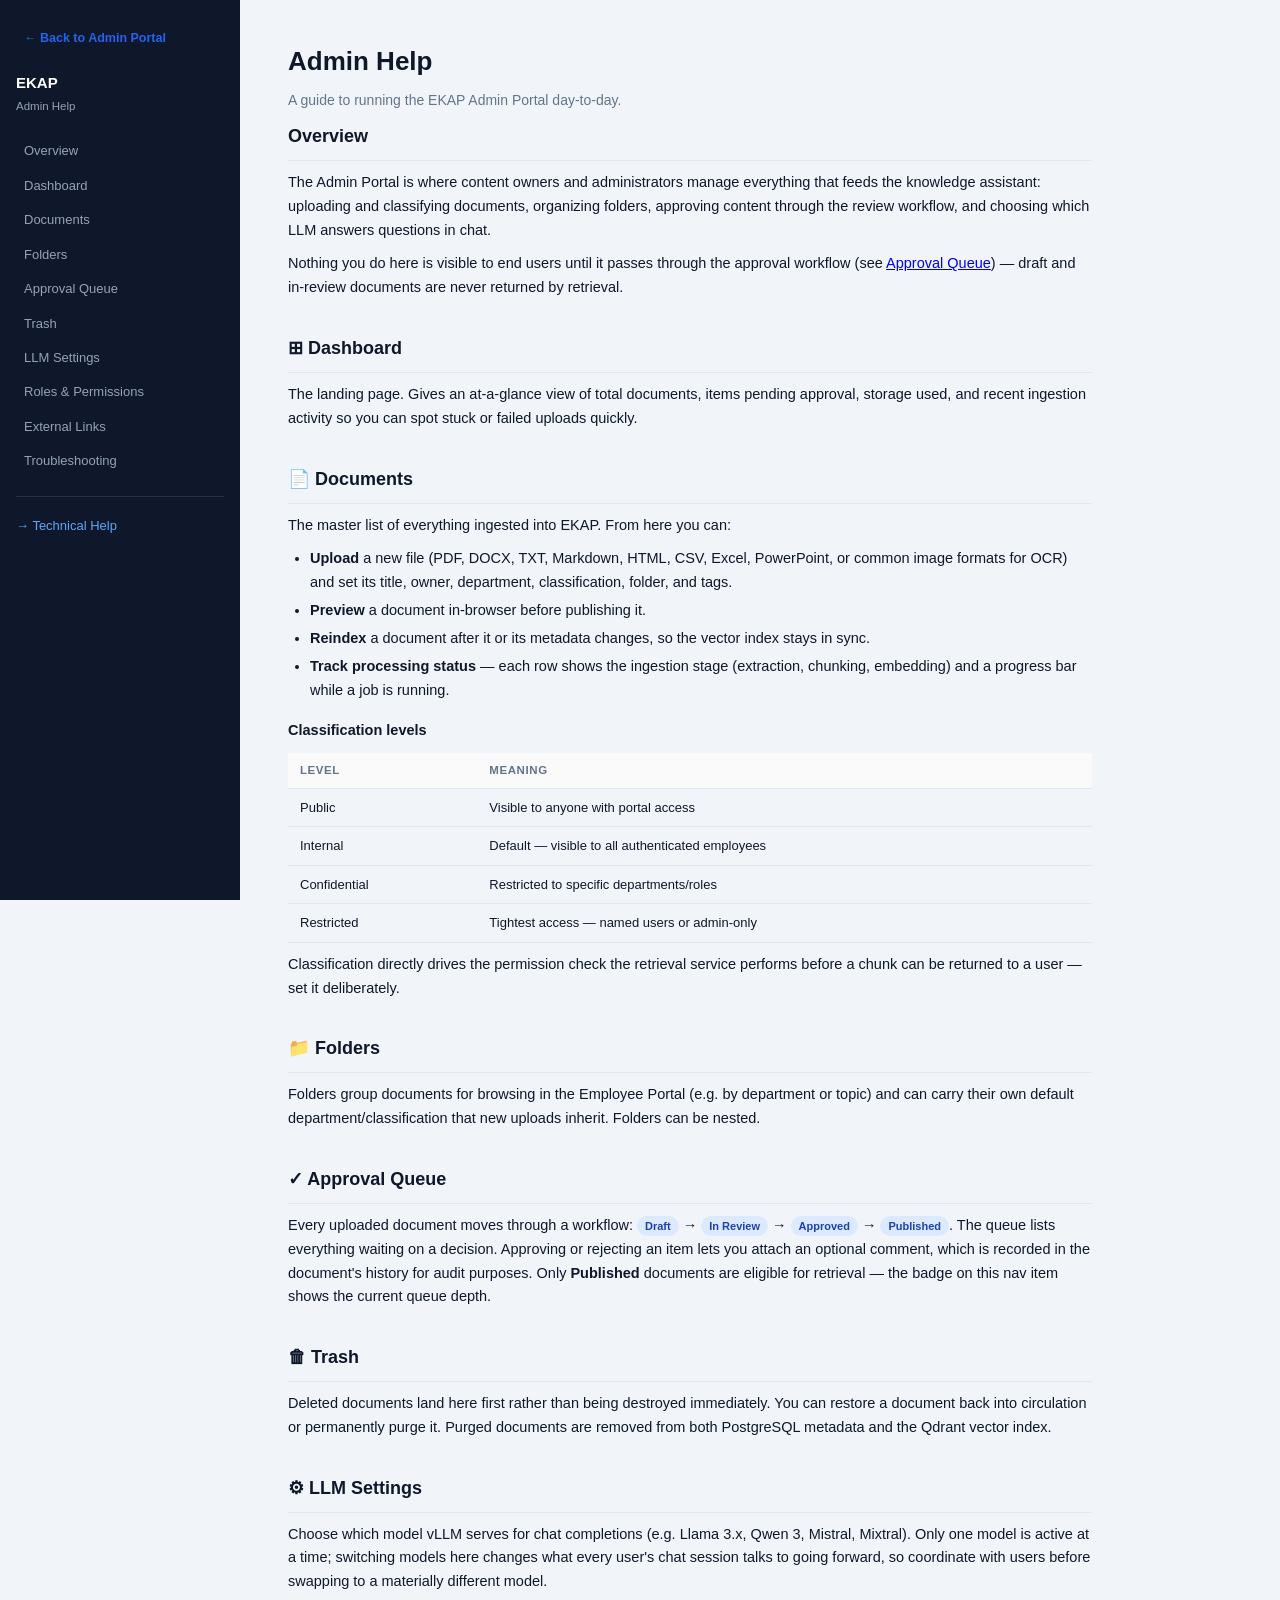
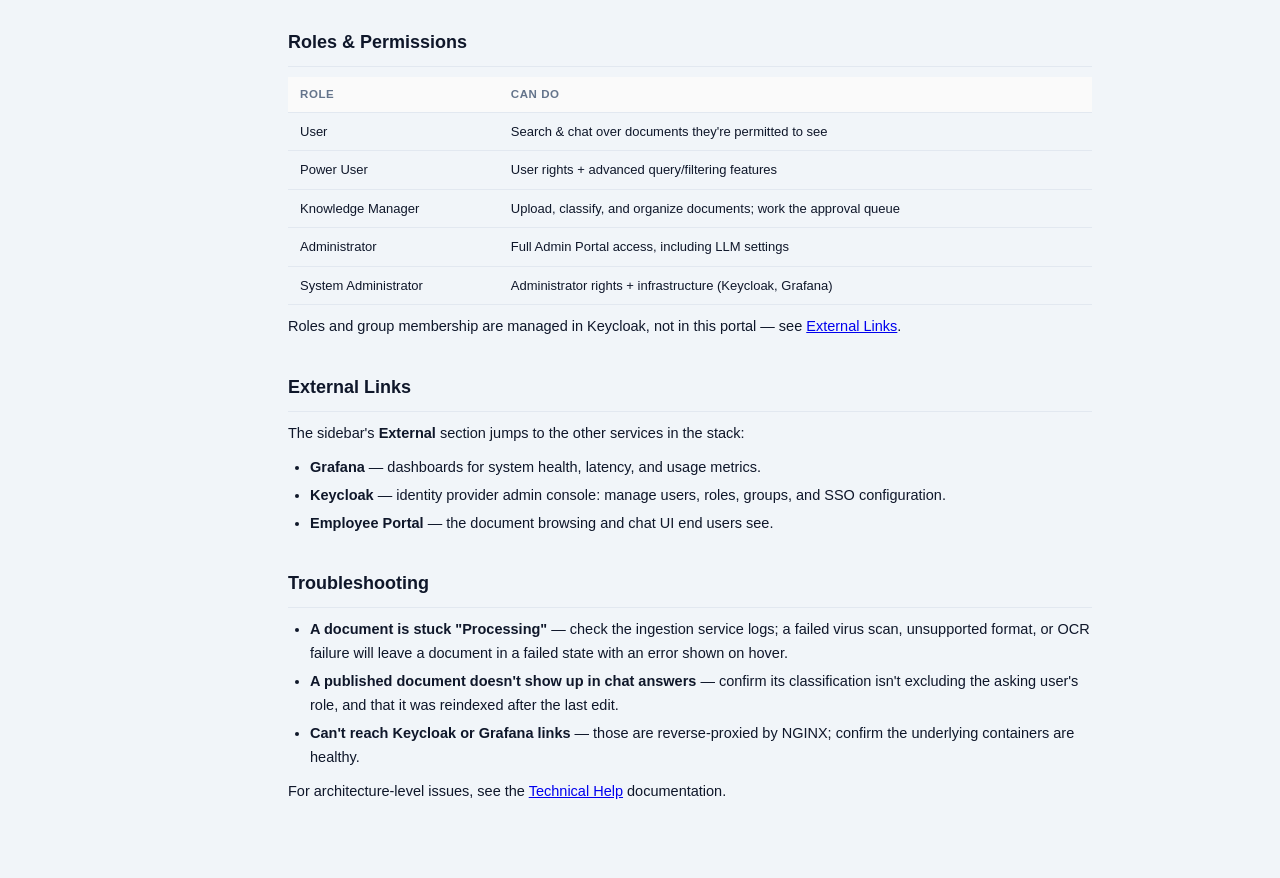
<file: admin-ui/docs/admin-help.html>
<!DOCTYPE html>
<html lang="en">
<head>
<meta charset="UTF-8">
<meta name="viewport" content="width=device-width, initial-scale=1.0">
<title>EKAP — Admin Help</title>
<link rel="stylesheet" href="docs.css">
</head>
<body>
<div class="doc-app">
  <aside class="doc-toc">
    <a class="toc-back" href="../index.html">← Back to Admin Portal</a>
    <div class="doc-toc-brand">EKAP</div>
    <div class="doc-toc-sub">Admin Help</div>
    <a href="#overview">Overview</a>
    <a href="#dashboard">Dashboard</a>
    <a href="#documents">Documents</a>
    <a href="#folders">Folders</a>
    <a href="#queue">Approval Queue</a>
    <a href="#trash">Trash</a>
    <a href="#llm-settings">LLM Settings</a>
    <a href="#roles">Roles &amp; Permissions</a>
    <a href="#external">External Links</a>
    <a href="#troubleshooting">Troubleshooting</a>
    <div class="toc-switch">
      <a href="technical-help.html">→ Technical Help</a>
    </div>
  </aside>

  <main class="doc-main">
    <h1>Admin Help</h1>
    <p class="doc-tagline">A guide to running the EKAP Admin Portal day-to-day.</p>

    <section id="overview">
      <h2>Overview</h2>
      <p>The Admin Portal is where content owners and administrators manage everything that
      feeds the knowledge assistant: uploading and classifying documents, organizing folders,
      approving content through the review workflow, and choosing which LLM answers questions
      in chat.</p>
      <p>Nothing you do here is visible to end users until it passes through the approval
      workflow (see <a href="#queue">Approval Queue</a>) — draft and in-review documents are
      never returned by retrieval.</p>
    </section>

    <section id="dashboard">
      <h2>⊞ Dashboard</h2>
      <p>The landing page. Gives an at-a-glance view of total documents, items pending
      approval, storage used, and recent ingestion activity so you can spot stuck or failed
      uploads quickly.</p>
    </section>

    <section id="documents">
      <h2>📄 Documents</h2>
      <p>The master list of everything ingested into EKAP. From here you can:</p>
      <ul>
        <li><strong>Upload</strong> a new file (PDF, DOCX, TXT, Markdown, HTML, CSV, Excel,
        PowerPoint, or common image formats for OCR) and set its title, owner, department,
        classification, folder, and tags.</li>
        <li><strong>Preview</strong> a document in-browser before publishing it.</li>
        <li><strong>Reindex</strong> a document after it or its metadata changes, so the vector
        index stays in sync.</li>
        <li><strong>Track processing status</strong> — each row shows the ingestion stage
        (extraction, chunking, embedding) and a progress bar while a job is running.</li>
      </ul>
      <h3>Classification levels</h3>
      <table class="doc-table">
        <tr><th>Level</th><th>Meaning</th></tr>
        <tr><td>Public</td><td>Visible to anyone with portal access</td></tr>
        <tr><td>Internal</td><td>Default — visible to all authenticated employees</td></tr>
        <tr><td>Confidential</td><td>Restricted to specific departments/roles</td></tr>
        <tr><td>Restricted</td><td>Tightest access — named users or admin-only</td></tr>
      </table>
      <p>Classification directly drives the permission check the retrieval service performs
      before a chunk can be returned to a user — set it deliberately.</p>
    </section>

    <section id="folders">
      <h2>📁 Folders</h2>
      <p>Folders group documents for browsing in the Employee Portal (e.g. by department or
      topic) and can carry their own default department/classification that new uploads
      inherit. Folders can be nested.</p>
    </section>

    <section id="queue">
      <h2>✓ Approval Queue</h2>
      <p>Every uploaded document moves through a workflow: <span class="doc-badge">Draft</span>
      → <span class="doc-badge">In Review</span> → <span class="doc-badge">Approved</span> →
      <span class="doc-badge">Published</span>. The queue lists everything waiting on a
      decision. Approving or rejecting an item lets you attach an optional comment, which is
      recorded in the document's history for audit purposes. Only <strong>Published</strong>
      documents are eligible for retrieval — the badge on this nav item shows the current queue
      depth.</p>
    </section>

    <section id="trash">
      <h2>🗑 Trash</h2>
      <p>Deleted documents land here first rather than being destroyed immediately. You can
      restore a document back into circulation or permanently purge it. Purged documents are
      removed from both PostgreSQL metadata and the Qdrant vector index.</p>
    </section>

    <section id="llm-settings">
      <h2>⚙ LLM Settings</h2>
      <p>Choose which model vLLM serves for chat completions (e.g. Llama 3.x, Qwen 3, Mistral,
      Mixtral). Only one model is active at a time; switching models here changes what every
      user's chat session talks to going forward, so coordinate with users before swapping to a
      materially different model.</p>
    </section>

    <section id="roles">
      <h2>Roles &amp; Permissions</h2>
      <table class="doc-table">
        <tr><th>Role</th><th>Can do</th></tr>
        <tr><td>User</td><td>Search &amp; chat over documents they're permitted to see</td></tr>
        <tr><td>Power User</td><td>User rights + advanced query/filtering features</td></tr>
        <tr><td>Knowledge Manager</td><td>Upload, classify, and organize documents; work the approval queue</td></tr>
        <tr><td>Administrator</td><td>Full Admin Portal access, including LLM settings</td></tr>
        <tr><td>System Administrator</td><td>Administrator rights + infrastructure (Keycloak, Grafana)</td></tr>
      </table>
      <p>Roles and group membership are managed in Keycloak, not in this portal — see
      <a href="#external">External Links</a>.</p>
    </section>

    <section id="external">
      <h2>External Links</h2>
      <p>The sidebar's <strong>External</strong> section jumps to the other services in the
      stack:</p>
      <ul>
        <li><strong>Grafana</strong> — dashboards for system health, latency, and usage
        metrics.</li>
        <li><strong>Keycloak</strong> — identity provider admin console: manage users, roles,
        groups, and SSO configuration.</li>
        <li><strong>Employee Portal</strong> — the document browsing and chat UI end users see.</li>
      </ul>
    </section>

    <section id="troubleshooting">
      <h2>Troubleshooting</h2>
      <ul>
        <li><strong>A document is stuck "Processing"</strong> — check the ingestion service
        logs; a failed virus scan, unsupported format, or OCR failure will leave a document in
        a failed state with an error shown on hover.</li>
        <li><strong>A published document doesn't show up in chat answers</strong> — confirm its
        classification isn't excluding the asking user's role, and that it was reindexed after
        the last edit.</li>
        <li><strong>Can't reach Keycloak or Grafana links</strong> — those are reverse-proxied
        by NGINX; confirm the underlying containers are healthy.</li>
      </ul>
      <p>For architecture-level issues, see the <a href="technical-help.html">Technical
      Help</a> documentation.</p>
    </section>
  </main>
</div>
</body>
</html>
</file>
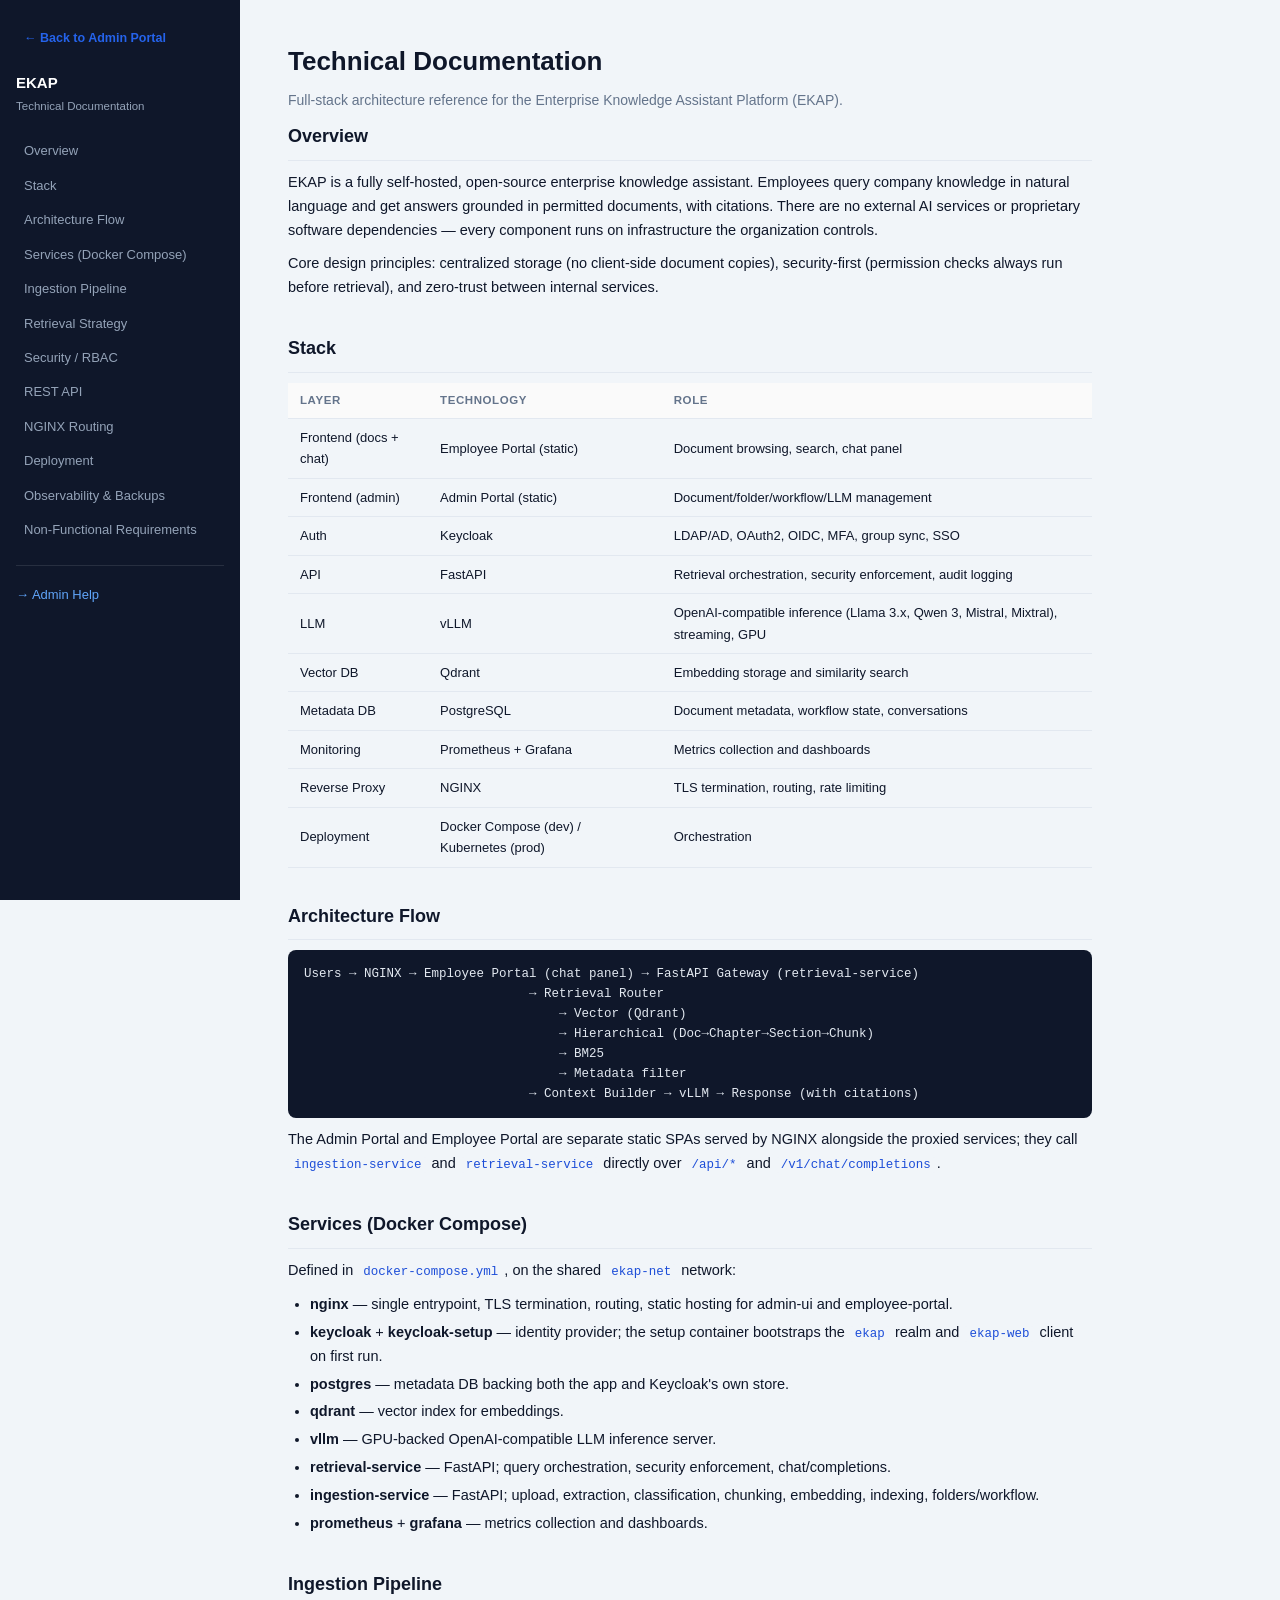
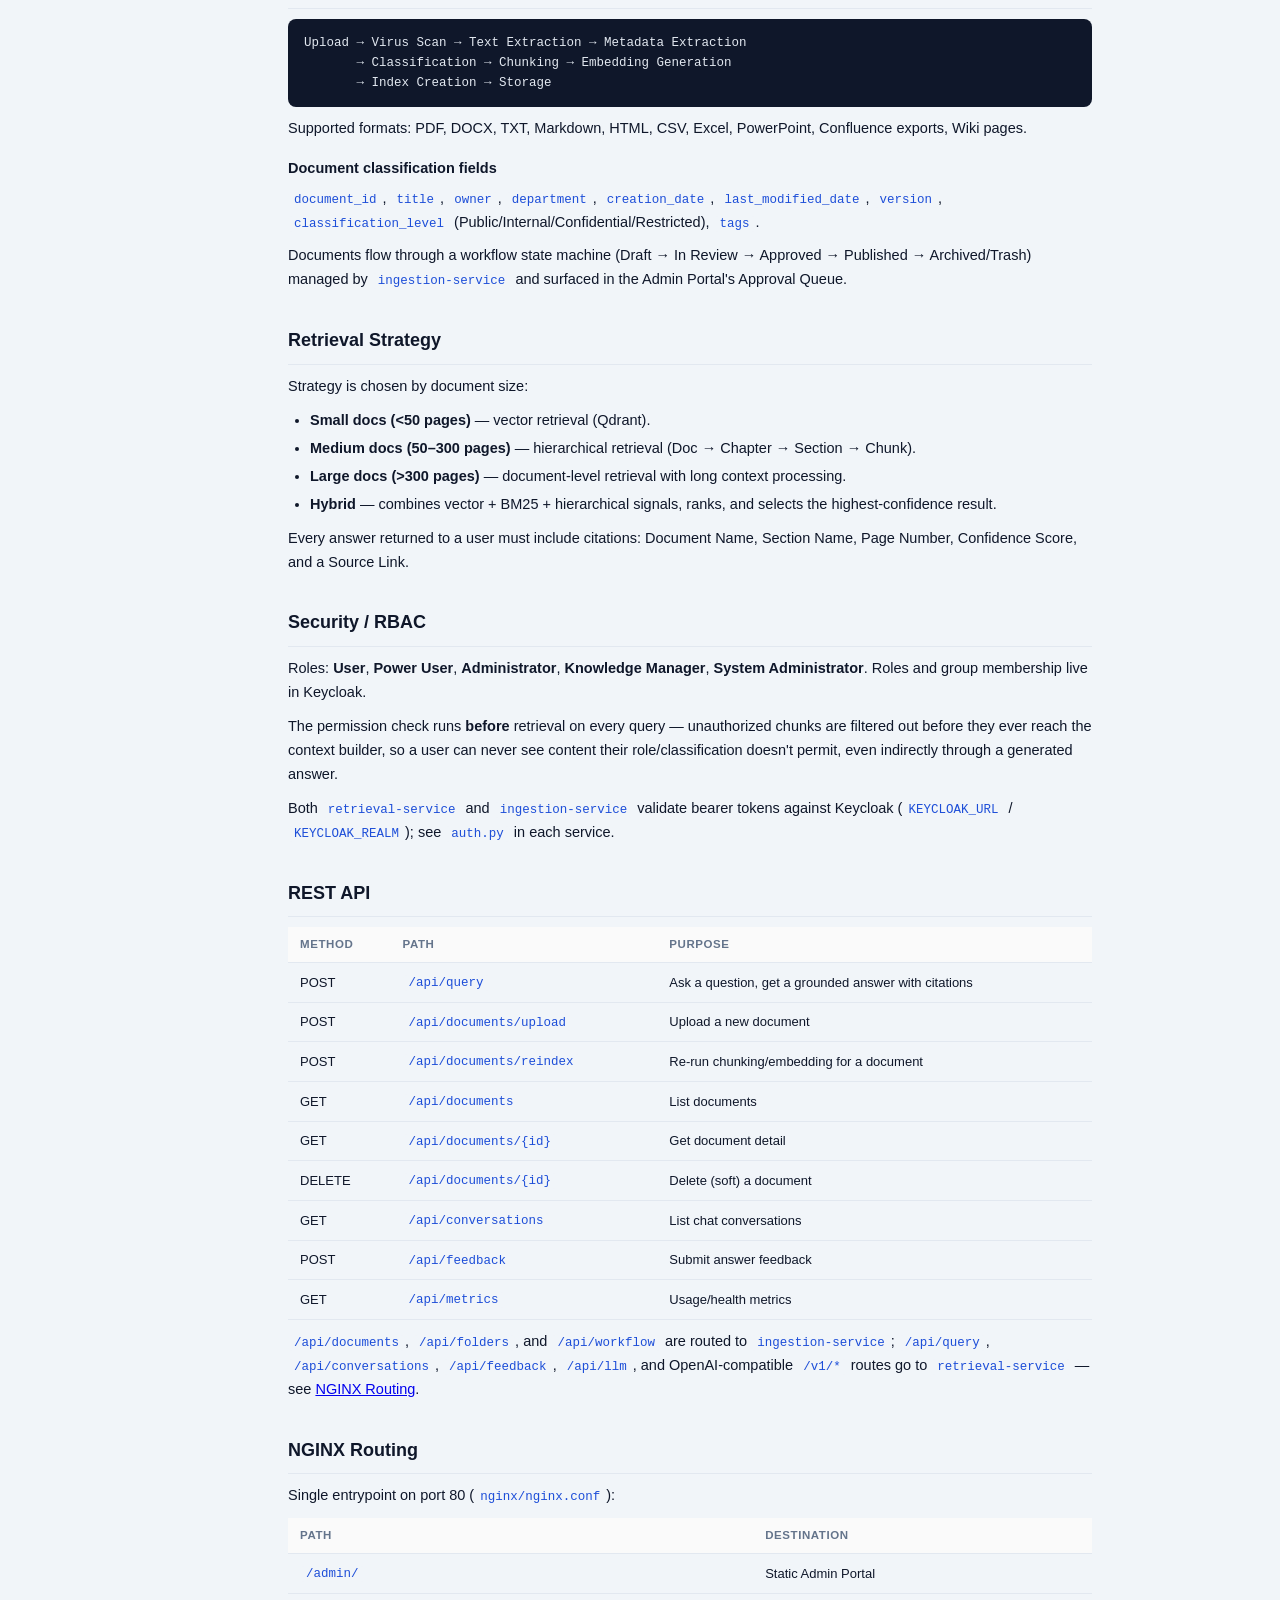
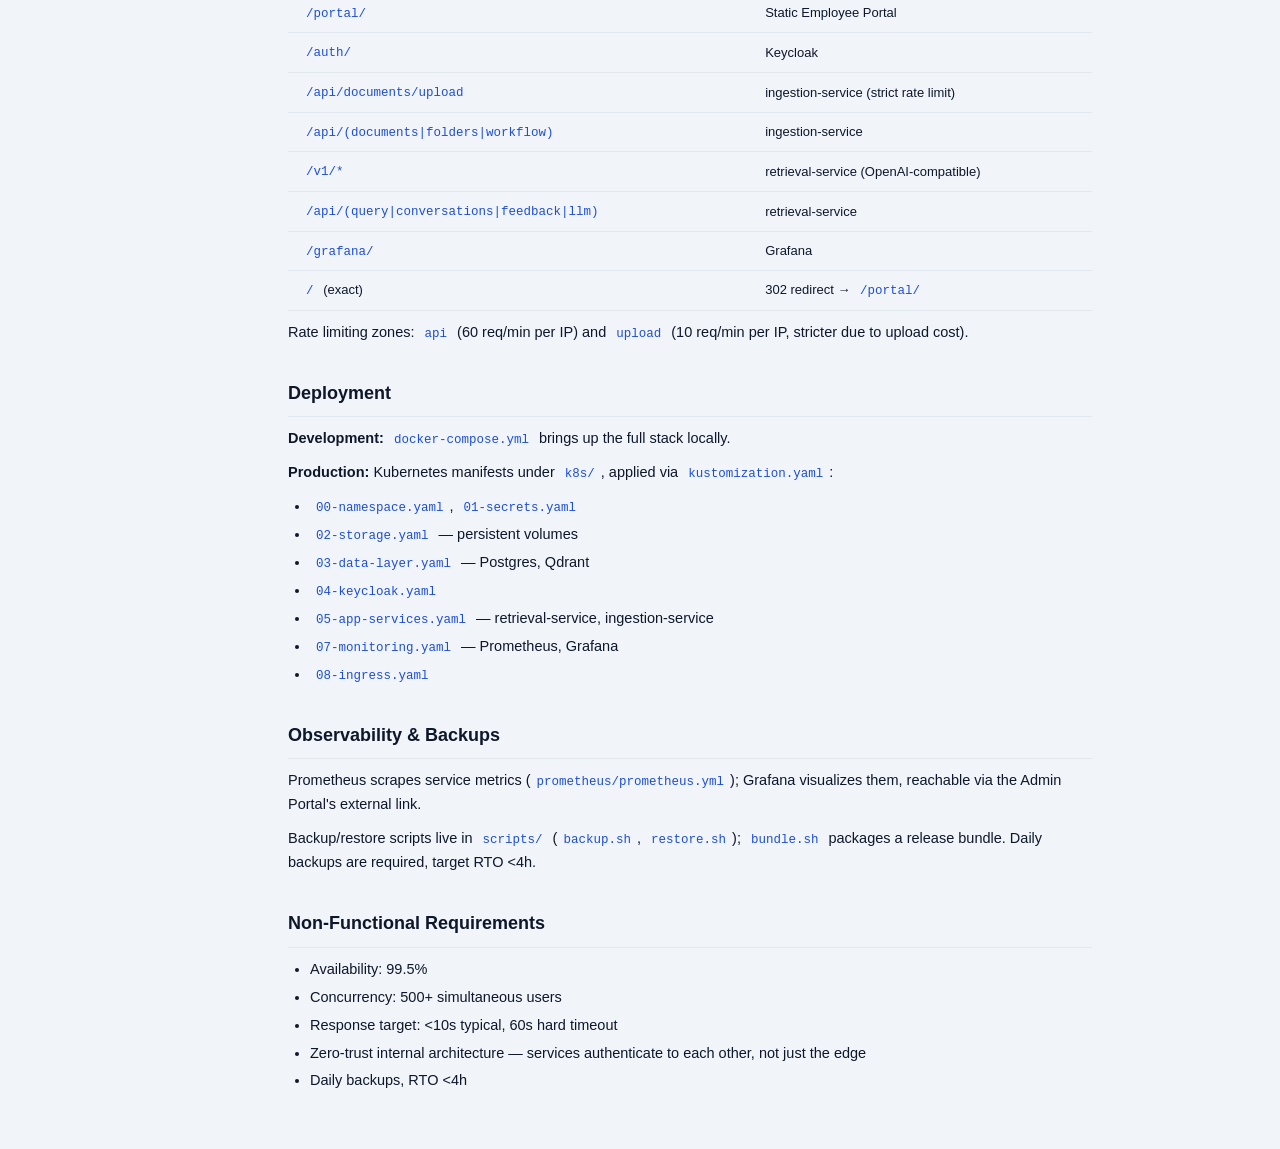
<file: admin-ui/docs/technical-help.html>
<!DOCTYPE html>
<html lang="en">
<head>
<meta charset="UTF-8">
<meta name="viewport" content="width=device-width, initial-scale=1.0">
<title>EKAP — Technical Documentation</title>
<link rel="stylesheet" href="docs.css">
</head>
<body>
<div class="doc-app">
  <aside class="doc-toc">
    <a class="toc-back" href="../index.html">← Back to Admin Portal</a>
    <div class="doc-toc-brand">EKAP</div>
    <div class="doc-toc-sub">Technical Documentation</div>
    <a href="#overview">Overview</a>
    <a href="#stack">Stack</a>
    <a href="#architecture">Architecture Flow</a>
    <a href="#services">Services (Docker Compose)</a>
    <a href="#ingestion">Ingestion Pipeline</a>
    <a href="#retrieval">Retrieval Strategy</a>
    <a href="#security">Security / RBAC</a>
    <a href="#api">REST API</a>
    <a href="#routing">NGINX Routing</a>
    <a href="#deployment">Deployment</a>
    <a href="#observability">Observability &amp; Backups</a>
    <a href="#nfr">Non-Functional Requirements</a>
    <div class="toc-switch">
      <a href="admin-help.html">→ Admin Help</a>
    </div>
  </aside>

  <main class="doc-main">
    <h1>Technical Documentation</h1>
    <p class="doc-tagline">Full-stack architecture reference for the Enterprise Knowledge
    Assistant Platform (EKAP).</p>

    <section id="overview">
      <h2>Overview</h2>
      <p>EKAP is a fully self-hosted, open-source enterprise knowledge assistant. Employees
      query company knowledge in natural language and get answers grounded in permitted
      documents, with citations. There are no external AI services or proprietary software
      dependencies — every component runs on infrastructure the organization controls.</p>
      <p>Core design principles: centralized storage (no client-side document copies),
      security-first (permission checks always run before retrieval), and zero-trust between
      internal services.</p>
    </section>

    <section id="stack">
      <h2>Stack</h2>
      <table class="doc-table">
        <tr><th>Layer</th><th>Technology</th><th>Role</th></tr>
        <tr><td>Frontend (docs + chat)</td><td>Employee Portal (static)</td><td>Document browsing, search, chat panel</td></tr>
        <tr><td>Frontend (admin)</td><td>Admin Portal (static)</td><td>Document/folder/workflow/LLM management</td></tr>
        <tr><td>Auth</td><td>Keycloak</td><td>LDAP/AD, OAuth2, OIDC, MFA, group sync, SSO</td></tr>
        <tr><td>API</td><td>FastAPI</td><td>Retrieval orchestration, security enforcement, audit logging</td></tr>
        <tr><td>LLM</td><td>vLLM</td><td>OpenAI-compatible inference (Llama 3.x, Qwen 3, Mistral, Mixtral), streaming, GPU</td></tr>
        <tr><td>Vector DB</td><td>Qdrant</td><td>Embedding storage and similarity search</td></tr>
        <tr><td>Metadata DB</td><td>PostgreSQL</td><td>Document metadata, workflow state, conversations</td></tr>
        <tr><td>Monitoring</td><td>Prometheus + Grafana</td><td>Metrics collection and dashboards</td></tr>
        <tr><td>Reverse Proxy</td><td>NGINX</td><td>TLS termination, routing, rate limiting</td></tr>
        <tr><td>Deployment</td><td>Docker Compose (dev) / Kubernetes (prod)</td><td>Orchestration</td></tr>
      </table>
    </section>

    <section id="architecture">
      <h2>Architecture Flow</h2>
      <pre><code>Users → NGINX → Employee Portal (chat panel) → FastAPI Gateway (retrieval-service)
                              → Retrieval Router
                                  → Vector (Qdrant)
                                  → Hierarchical (Doc→Chapter→Section→Chunk)
                                  → BM25
                                  → Metadata filter
                              → Context Builder → vLLM → Response (with citations)</code></pre>
      <p>The Admin Portal and Employee Portal are separate static SPAs served by NGINX
      alongside the proxied services; they call <code>ingestion-service</code> and
      <code>retrieval-service</code> directly over <code>/api/*</code> and
      <code>/v1/chat/completions</code>.</p>
    </section>

    <section id="services">
      <h2>Services (Docker Compose)</h2>
      <p>Defined in <code>docker-compose.yml</code>, on the shared <code>ekap-net</code> network:</p>
      <ul>
        <li><strong>nginx</strong> — single entrypoint, TLS termination, routing, static hosting for admin-ui and employee-portal.</li>
        <li><strong>keycloak</strong> + <strong>keycloak-setup</strong> — identity provider; the setup container bootstraps the <code>ekap</code> realm and <code>ekap-web</code> client on first run.</li>
        <li><strong>postgres</strong> — metadata DB backing both the app and Keycloak's own store.</li>
        <li><strong>qdrant</strong> — vector index for embeddings.</li>
        <li><strong>vllm</strong> — GPU-backed OpenAI-compatible LLM inference server.</li>
        <li><strong>retrieval-service</strong> — FastAPI; query orchestration, security enforcement, chat/completions.</li>
        <li><strong>ingestion-service</strong> — FastAPI; upload, extraction, classification, chunking, embedding, indexing, folders/workflow.</li>
        <li><strong>prometheus</strong> + <strong>grafana</strong> — metrics collection and dashboards.</li>
      </ul>
    </section>

    <section id="ingestion">
      <h2>Ingestion Pipeline</h2>
      <pre><code>Upload → Virus Scan → Text Extraction → Metadata Extraction
       → Classification → Chunking → Embedding Generation
       → Index Creation → Storage</code></pre>
      <p>Supported formats: PDF, DOCX, TXT, Markdown, HTML, CSV, Excel, PowerPoint, Confluence
      exports, Wiki pages.</p>
      <h3>Document classification fields</h3>
      <p><code>document_id</code>, <code>title</code>, <code>owner</code>,
      <code>department</code>, <code>creation_date</code>, <code>last_modified_date</code>,
      <code>version</code>, <code>classification_level</code>
      (Public/Internal/Confidential/Restricted), <code>tags</code>.</p>
      <p>Documents flow through a workflow state machine (Draft → In Review → Approved →
      Published → Archived/Trash) managed by <code>ingestion-service</code> and surfaced in the
      Admin Portal's Approval Queue.</p>
    </section>

    <section id="retrieval">
      <h2>Retrieval Strategy</h2>
      <p>Strategy is chosen by document size:</p>
      <ul>
        <li><strong>Small docs (&lt;50 pages)</strong> — vector retrieval (Qdrant).</li>
        <li><strong>Medium docs (50–300 pages)</strong> — hierarchical retrieval
        (Doc → Chapter → Section → Chunk).</li>
        <li><strong>Large docs (&gt;300 pages)</strong> — document-level retrieval with long
        context processing.</li>
        <li><strong>Hybrid</strong> — combines vector + BM25 + hierarchical signals, ranks, and
        selects the highest-confidence result.</li>
      </ul>
      <p>Every answer returned to a user must include citations: Document Name, Section Name,
      Page Number, Confidence Score, and a Source Link.</p>
    </section>

    <section id="security">
      <h2>Security / RBAC</h2>
      <p>Roles: <strong>User</strong>, <strong>Power User</strong>,
      <strong>Administrator</strong>, <strong>Knowledge Manager</strong>,
      <strong>System Administrator</strong>. Roles and group membership live in Keycloak.</p>
      <p>The permission check runs <strong>before</strong> retrieval on every query —
      unauthorized chunks are filtered out before they ever reach the context builder, so a
      user can never see content their role/classification doesn't permit, even indirectly
      through a generated answer.</p>
      <p>Both <code>retrieval-service</code> and <code>ingestion-service</code> validate
      bearer tokens against Keycloak (<code>KEYCLOAK_URL</code> /
      <code>KEYCLOAK_REALM</code>); see <code>auth.py</code> in each service.</p>
    </section>

    <section id="api">
      <h2>REST API</h2>
      <table class="doc-table">
        <tr><th>Method</th><th>Path</th><th>Purpose</th></tr>
        <tr><td>POST</td><td><code>/api/query</code></td><td>Ask a question, get a grounded answer with citations</td></tr>
        <tr><td>POST</td><td><code>/api/documents/upload</code></td><td>Upload a new document</td></tr>
        <tr><td>POST</td><td><code>/api/documents/reindex</code></td><td>Re-run chunking/embedding for a document</td></tr>
        <tr><td>GET</td><td><code>/api/documents</code></td><td>List documents</td></tr>
        <tr><td>GET</td><td><code>/api/documents/{id}</code></td><td>Get document detail</td></tr>
        <tr><td>DELETE</td><td><code>/api/documents/{id}</code></td><td>Delete (soft) a document</td></tr>
        <tr><td>GET</td><td><code>/api/conversations</code></td><td>List chat conversations</td></tr>
        <tr><td>POST</td><td><code>/api/feedback</code></td><td>Submit answer feedback</td></tr>
        <tr><td>GET</td><td><code>/api/metrics</code></td><td>Usage/health metrics</td></tr>
      </table>
      <p><code>/api/documents</code>, <code>/api/folders</code>, and
      <code>/api/workflow</code> are routed to <code>ingestion-service</code>;
      <code>/api/query</code>, <code>/api/conversations</code>, <code>/api/feedback</code>,
      <code>/api/llm</code>, and OpenAI-compatible <code>/v1/*</code> routes go to
      <code>retrieval-service</code> — see <a href="#routing">NGINX Routing</a>.</p>
    </section>

    <section id="routing">
      <h2>NGINX Routing</h2>
      <p>Single entrypoint on port 80 (<code>nginx/nginx.conf</code>):</p>
      <table class="doc-table">
        <tr><th>Path</th><th>Destination</th></tr>
        <tr><td><code>/admin/</code></td><td>Static Admin Portal</td></tr>
        <tr><td><code>/portal/</code></td><td>Static Employee Portal</td></tr>
        <tr><td><code>/auth/</code></td><td>Keycloak</td></tr>
        <tr><td><code>/api/documents/upload</code></td><td>ingestion-service (strict rate limit)</td></tr>
        <tr><td><code>/api/(documents|folders|workflow)</code></td><td>ingestion-service</td></tr>
        <tr><td><code>/v1/*</code></td><td>retrieval-service (OpenAI-compatible)</td></tr>
        <tr><td><code>/api/(query|conversations|feedback|llm)</code></td><td>retrieval-service</td></tr>
        <tr><td><code>/grafana/</code></td><td>Grafana</td></tr>
        <tr><td><code>/</code> (exact)</td><td>302 redirect → <code>/portal/</code></td></tr>
      </table>
      <p>Rate limiting zones: <code>api</code> (60 req/min per IP) and <code>upload</code>
      (10 req/min per IP, stricter due to upload cost).</p>
    </section>

    <section id="deployment">
      <h2>Deployment</h2>
      <p><strong>Development:</strong> <code>docker-compose.yml</code> brings up the full
      stack locally.</p>
      <p><strong>Production:</strong> Kubernetes manifests under <code>k8s/</code>, applied via
      <code>kustomization.yaml</code>:</p>
      <ul>
        <li><code>00-namespace.yaml</code>, <code>01-secrets.yaml</code></li>
        <li><code>02-storage.yaml</code> — persistent volumes</li>
        <li><code>03-data-layer.yaml</code> — Postgres, Qdrant</li>
        <li><code>04-keycloak.yaml</code></li>
        <li><code>05-app-services.yaml</code> — retrieval-service, ingestion-service</li>
        <li><code>07-monitoring.yaml</code> — Prometheus, Grafana</li>
        <li><code>08-ingress.yaml</code></li>
      </ul>
    </section>

    <section id="observability">
      <h2>Observability &amp; Backups</h2>
      <p>Prometheus scrapes service metrics (<code>prometheus/prometheus.yml</code>); Grafana
      visualizes them, reachable via the Admin Portal's external link.</p>
      <p>Backup/restore scripts live in <code>scripts/</code>
      (<code>backup.sh</code>, <code>restore.sh</code>); <code>bundle.sh</code> packages a
      release bundle. Daily backups are required, target RTO &lt;4h.</p>
    </section>

    <section id="nfr">
      <h2>Non-Functional Requirements</h2>
      <ul>
        <li>Availability: 99.5%</li>
        <li>Concurrency: 500+ simultaneous users</li>
        <li>Response target: &lt;10s typical, 60s hard timeout</li>
        <li>Zero-trust internal architecture — services authenticate to each other, not just
        the edge</li>
        <li>Daily backups, RTO &lt;4h</li>
      </ul>
    </section>
  </main>
</div>
</body>
</html>
</file>
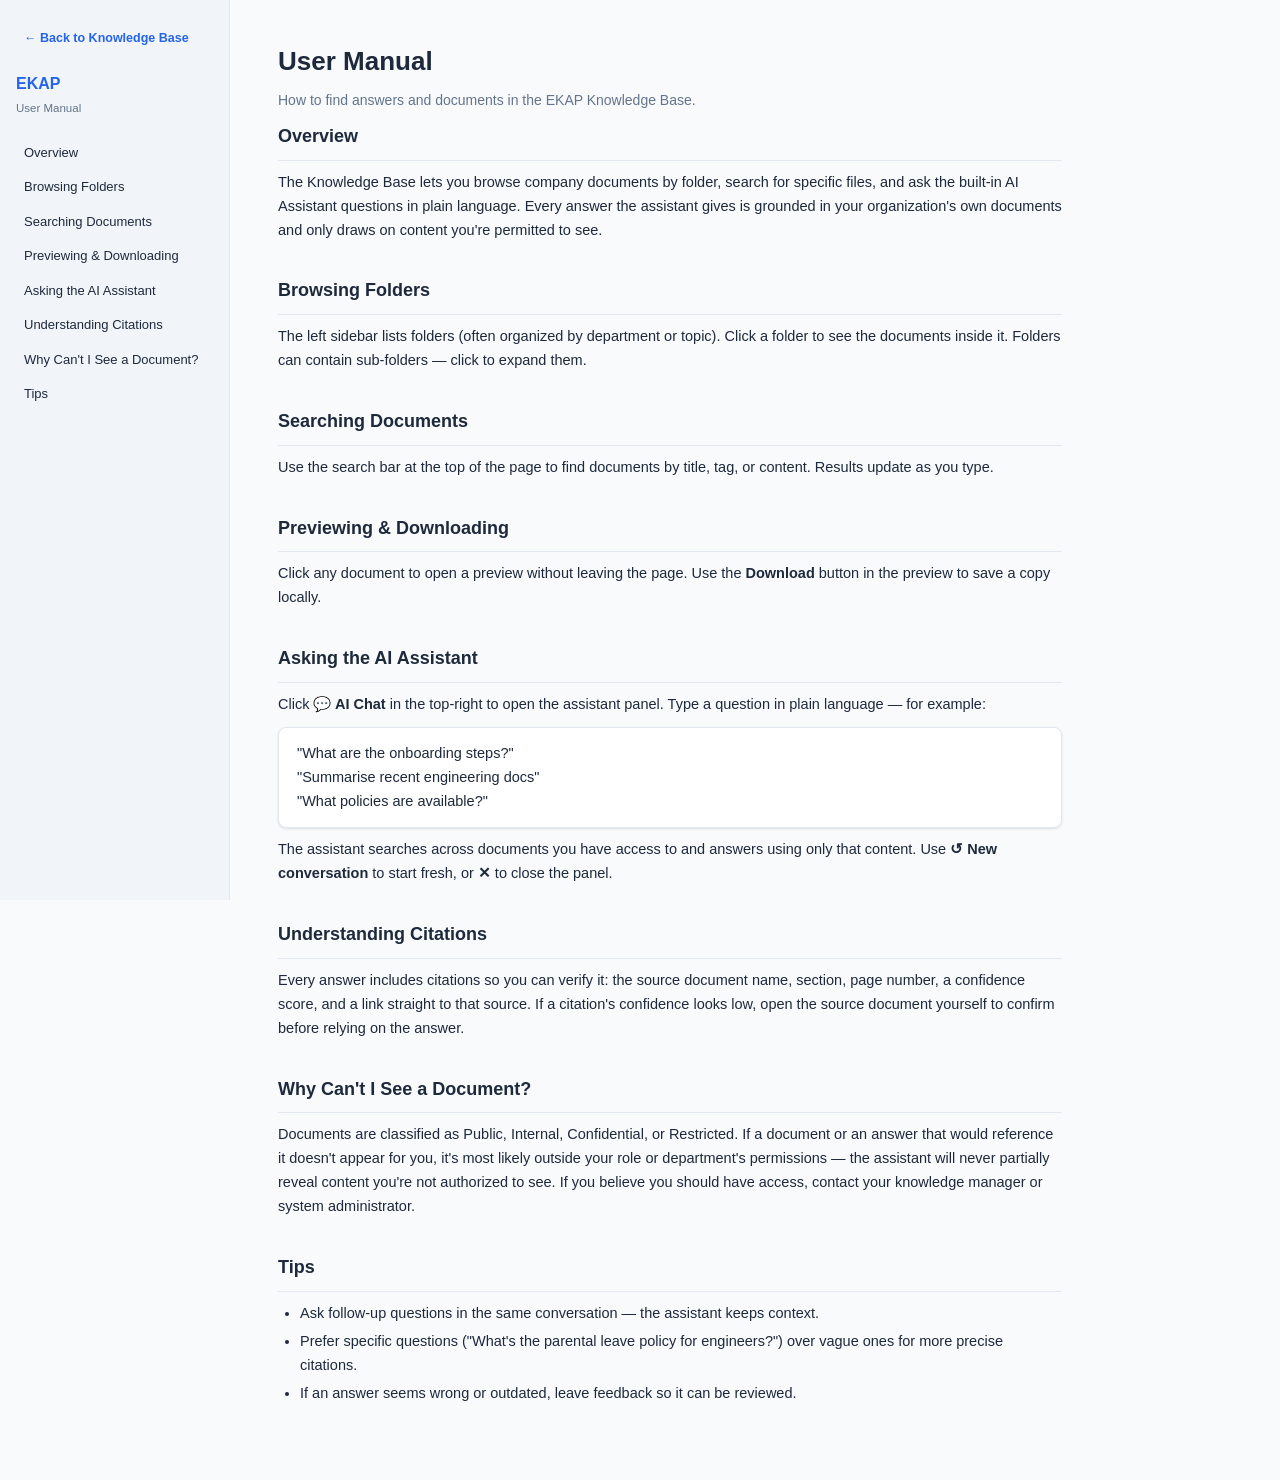
<file: employee-portal/docs/user-manual.html>
<!DOCTYPE html>
<html lang="en">
<head>
<meta charset="UTF-8">
<meta name="viewport" content="width=device-width, initial-scale=1.0">
<title>EKAP — User Manual</title>
<link rel="stylesheet" href="docs.css">
</head>
<body>
<div class="doc-app">
  <aside class="doc-toc">
    <a class="toc-back" href="../index.html">← Back to Knowledge Base</a>
    <div class="doc-toc-brand">EKAP</div>
    <div class="doc-toc-sub">User Manual</div>
    <a href="#overview">Overview</a>
    <a href="#browsing">Browsing Folders</a>
    <a href="#search">Searching Documents</a>
    <a href="#previewing">Previewing &amp; Downloading</a>
    <a href="#chat">Asking the AI Assistant</a>
    <a href="#citations">Understanding Citations</a>
    <a href="#permissions">Why Can't I See a Document?</a>
    <a href="#tips">Tips</a>
  </aside>

  <main class="doc-main">
    <h1>User Manual</h1>
    <p class="doc-tagline">How to find answers and documents in the EKAP Knowledge Base.</p>

    <section id="overview">
      <h2>Overview</h2>
      <p>The Knowledge Base lets you browse company documents by folder, search for specific
      files, and ask the built-in AI Assistant questions in plain language. Every answer the
      assistant gives is grounded in your organization's own documents and only draws on
      content you're permitted to see.</p>
    </section>

    <section id="browsing">
      <h2>Browsing Folders</h2>
      <p>The left sidebar lists folders (often organized by department or topic). Click a
      folder to see the documents inside it. Folders can contain sub-folders — click to expand
      them.</p>
    </section>

    <section id="search">
      <h2>Searching Documents</h2>
      <p>Use the search bar at the top of the page to find documents by title, tag, or content.
      Results update as you type.</p>
    </section>

    <section id="previewing">
      <h2>Previewing &amp; Downloading</h2>
      <p>Click any document to open a preview without leaving the page. Use the
      <strong>Download</strong> button in the preview to save a copy locally.</p>
    </section>

    <section id="chat">
      <h2>Asking the AI Assistant</h2>
      <p>Click <strong>💬 AI Chat</strong> in the top-right to open the assistant panel. Type a
      question in plain language — for example:</p>
      <div class="doc-card">
        "What are the onboarding steps?"<br>
        "Summarise recent engineering docs"<br>
        "What policies are available?"
      </div>
      <p>The assistant searches across documents you have access to and answers using only
      that content. Use <strong>↺ New conversation</strong> to start fresh, or
      <strong>✕</strong> to close the panel.</p>
    </section>

    <section id="citations">
      <h2>Understanding Citations</h2>
      <p>Every answer includes citations so you can verify it: the source document name,
      section, page number, a confidence score, and a link straight to that source. If a
      citation's confidence looks low, open the source document yourself to confirm before
      relying on the answer.</p>
    </section>

    <section id="permissions">
      <h2>Why Can't I See a Document?</h2>
      <p>Documents are classified as Public, Internal, Confidential, or Restricted. If a
      document or an answer that would reference it doesn't appear for you, it's most likely
      outside your role or department's permissions — the assistant will never partially reveal
      content you're not authorized to see. If you believe you should have access, contact your
      knowledge manager or system administrator.</p>
    </section>

    <section id="tips">
      <h2>Tips</h2>
      <ul>
        <li>Ask follow-up questions in the same conversation — the assistant keeps context.</li>
        <li>Prefer specific questions ("What's the parental leave policy for engineers?") over
        vague ones for more precise citations.</li>
        <li>If an answer seems wrong or outdated, leave feedback so it can be reviewed.</li>
      </ul>
    </section>
  </main>
</div>
</body>
</html>
</file>
<file: admin-ui/docs/docs.css>
*, *::before, *::after { box-sizing: border-box; margin: 0; padding: 0; }

:root {
  --c-bg:       #f1f5f9;
  --c-surface:  #ffffff;
  --c-side:     #0f172a;
  --c-side-txt: #94a3b8;
  --c-primary:  #2563eb;
  --c-ph:       #1d4ed8;
  --c-muted:    #64748b;
  --c-border:   #e2e8f0;
  --c-text:     #0f172a;
  --r: 8px;
  --r-sm: 5px;
  --shadow: 0 1px 3px rgba(0,0,0,.08), 0 1px 2px rgba(0,0,0,.04);
  font-family: -apple-system, BlinkMacSystemFont, 'Segoe UI', sans-serif;
}

body { background: var(--c-bg); color: var(--c-text); font-size: 14.5px; line-height: 1.65; }

.doc-app { display: flex; min-height: 100vh; }

/* ── TOC sidebar ───────────────────────────────────────────────────────────── */
.doc-toc { width: 240px; flex-shrink: 0; background: var(--c-side); color: var(--c-side-txt);
           padding: 22px 16px; position: sticky; top: 0; align-self: flex-start; height: 100vh;
           overflow-y: auto; }
.doc-toc-brand { color: #fff; font-weight: 700; font-size: 15px; margin-bottom: 2px; }
.doc-toc-sub   { font-size: 11.5px; color: var(--c-side-txt); margin-bottom: 18px; }
.doc-toc a { display: block; color: var(--c-side-txt); text-decoration: none; font-size: 13px;
             padding: 6px 8px; border-radius: var(--r-sm); margin-bottom: 1px; }
.doc-toc a:hover { background: rgba(255,255,255,.1); color: #fff; }
.doc-toc .toc-back { display: block; color: var(--c-primary); font-weight: 600; font-size: 12.5px;
                      margin-bottom: 16px; text-decoration: none; }
.doc-toc .toc-switch { display: block; margin-top: 18px; padding-top: 14px;
                        border-top: 1px solid rgba(255,255,255,.1); font-size: 12px; }
.doc-toc .toc-switch a { color: #60a5fa; padding: 4px 0; }

/* ── Content ───────────────────────────────────────────────────────────────── */
.doc-main { flex: 1; padding: 40px 48px; max-width: 900px; }
.doc-main h1 { font-size: 26px; font-weight: 700; margin-bottom: 6px; }
.doc-tagline { color: var(--c-muted); font-size: 14px; margin-bottom: 32px; }
.doc-main section { margin-bottom: 34px; scroll-margin-top: 20px; }
.doc-main h2 { font-size: 18px; font-weight: 700; margin-bottom: 10px; padding-bottom: 8px;
               border-bottom: 1px solid var(--c-border); }
.doc-main h3 { font-size: 14.5px; font-weight: 700; margin: 16px 0 6px; }
.doc-main p { margin-bottom: 10px; }
.doc-main ul, .doc-main ol { margin: 8px 0 10px 22px; }
.doc-main li { margin-bottom: 4px; }
.doc-main code { background: #f1f5f9; padding: 1px 6px; border-radius: 4px;
                  font-family: ui-monospace, Menlo, monospace; font-size: 12.5px; color: #1d4ed8; }
.doc-main pre { background: var(--c-side); color: #e2e8f0; padding: 14px 16px; border-radius: var(--r);
                overflow-x: auto; margin: 10px 0; font-size: 12.5px; line-height: 1.6; }
.doc-main pre code { background: none; color: inherit; padding: 0; }
.doc-card { background: var(--c-surface); border: 1px solid var(--c-border); border-radius: var(--r);
            padding: 14px 18px; box-shadow: var(--shadow); margin: 10px 0; }
.doc-table { width: 100%; border-collapse: collapse; margin: 10px 0; font-size: 13px; }
.doc-table th, .doc-table td { text-align: left; padding: 8px 12px; border-bottom: 1px solid var(--c-border); }
.doc-table th { background: #fafafa; font-weight: 600; font-size: 11.5px; text-transform: uppercase;
                letter-spacing: .05em; color: var(--c-muted); }
.doc-badge { display: inline-block; padding: 1px 8px; border-radius: 10px; font-size: 11px;
             font-weight: 600; background: #dbeafe; color: #1e40af; }
</file>
<file: employee-portal/docs/docs.css>
*, *::before, *::after { box-sizing: border-box; margin: 0; padding: 0; }

:root {
  --c-primary:  #2563eb;
  --c-ph:       #1d4ed8;
  --c-text:     #1e293b;
  --c-muted:    #64748b;
  --c-border:   #e2e8f0;
  --c-bg:       #f8fafc;
  --c-surface:  #ffffff;
  --c-sidebar:  #f1f5f9;
  --r: 8px;
  --r-sm: 5px;
  --shadow: 0 1px 3px rgba(0,0,0,.07), 0 1px 2px rgba(0,0,0,.04);
  font-family: -apple-system, BlinkMacSystemFont, 'Segoe UI', sans-serif;
}

body { background: var(--c-bg); color: var(--c-text); font-size: 14.5px; line-height: 1.65; }

.doc-app { display: flex; min-height: 100vh; }

/* ── TOC sidebar ───────────────────────────────────────────────────────────── */
.doc-toc { width: 230px; flex-shrink: 0; background: var(--c-sidebar); color: var(--c-muted);
           padding: 22px 16px; position: sticky; top: 0; align-self: flex-start; height: 100vh;
           overflow-y: auto; border-right: 1px solid var(--c-border); }
.doc-toc-brand { color: var(--c-primary); font-weight: 700; font-size: 16px; margin-bottom: 2px; }
.doc-toc-sub   { font-size: 11.5px; color: var(--c-muted); margin-bottom: 18px; }
.doc-toc a { display: block; color: var(--c-text); text-decoration: none; font-size: 13px;
             padding: 6px 8px; border-radius: var(--r-sm); margin-bottom: 1px; }
.doc-toc a:hover { background: #e2e8f0; }
.doc-toc .toc-back { display: block; color: var(--c-primary); font-weight: 600; font-size: 12.5px;
                      margin-bottom: 16px; text-decoration: none; }

/* ── Content ───────────────────────────────────────────────────────────────── */
.doc-main { flex: 1; padding: 40px 48px; max-width: 880px; }
.doc-main h1 { font-size: 26px; font-weight: 700; margin-bottom: 6px; }
.doc-tagline { color: var(--c-muted); font-size: 14px; margin-bottom: 32px; }
.doc-main section { margin-bottom: 34px; scroll-margin-top: 20px; }
.doc-main h2 { font-size: 18px; font-weight: 700; margin-bottom: 10px; padding-bottom: 8px;
               border-bottom: 1px solid var(--c-border); }
.doc-main h3 { font-size: 14.5px; font-weight: 700; margin: 16px 0 6px; }
.doc-main p { margin-bottom: 10px; }
.doc-main ul, .doc-main ol { margin: 8px 0 10px 22px; }
.doc-main li { margin-bottom: 4px; }
.doc-main code { background: #eef2f7; padding: 1px 6px; border-radius: 4px;
                  font-family: ui-monospace, Menlo, monospace; font-size: 12.5px; color: #1d4ed8; }
.doc-card { background: var(--c-surface); border: 1px solid var(--c-border); border-radius: var(--r);
            padding: 14px 18px; box-shadow: var(--shadow); margin: 10px 0; }
</file>
